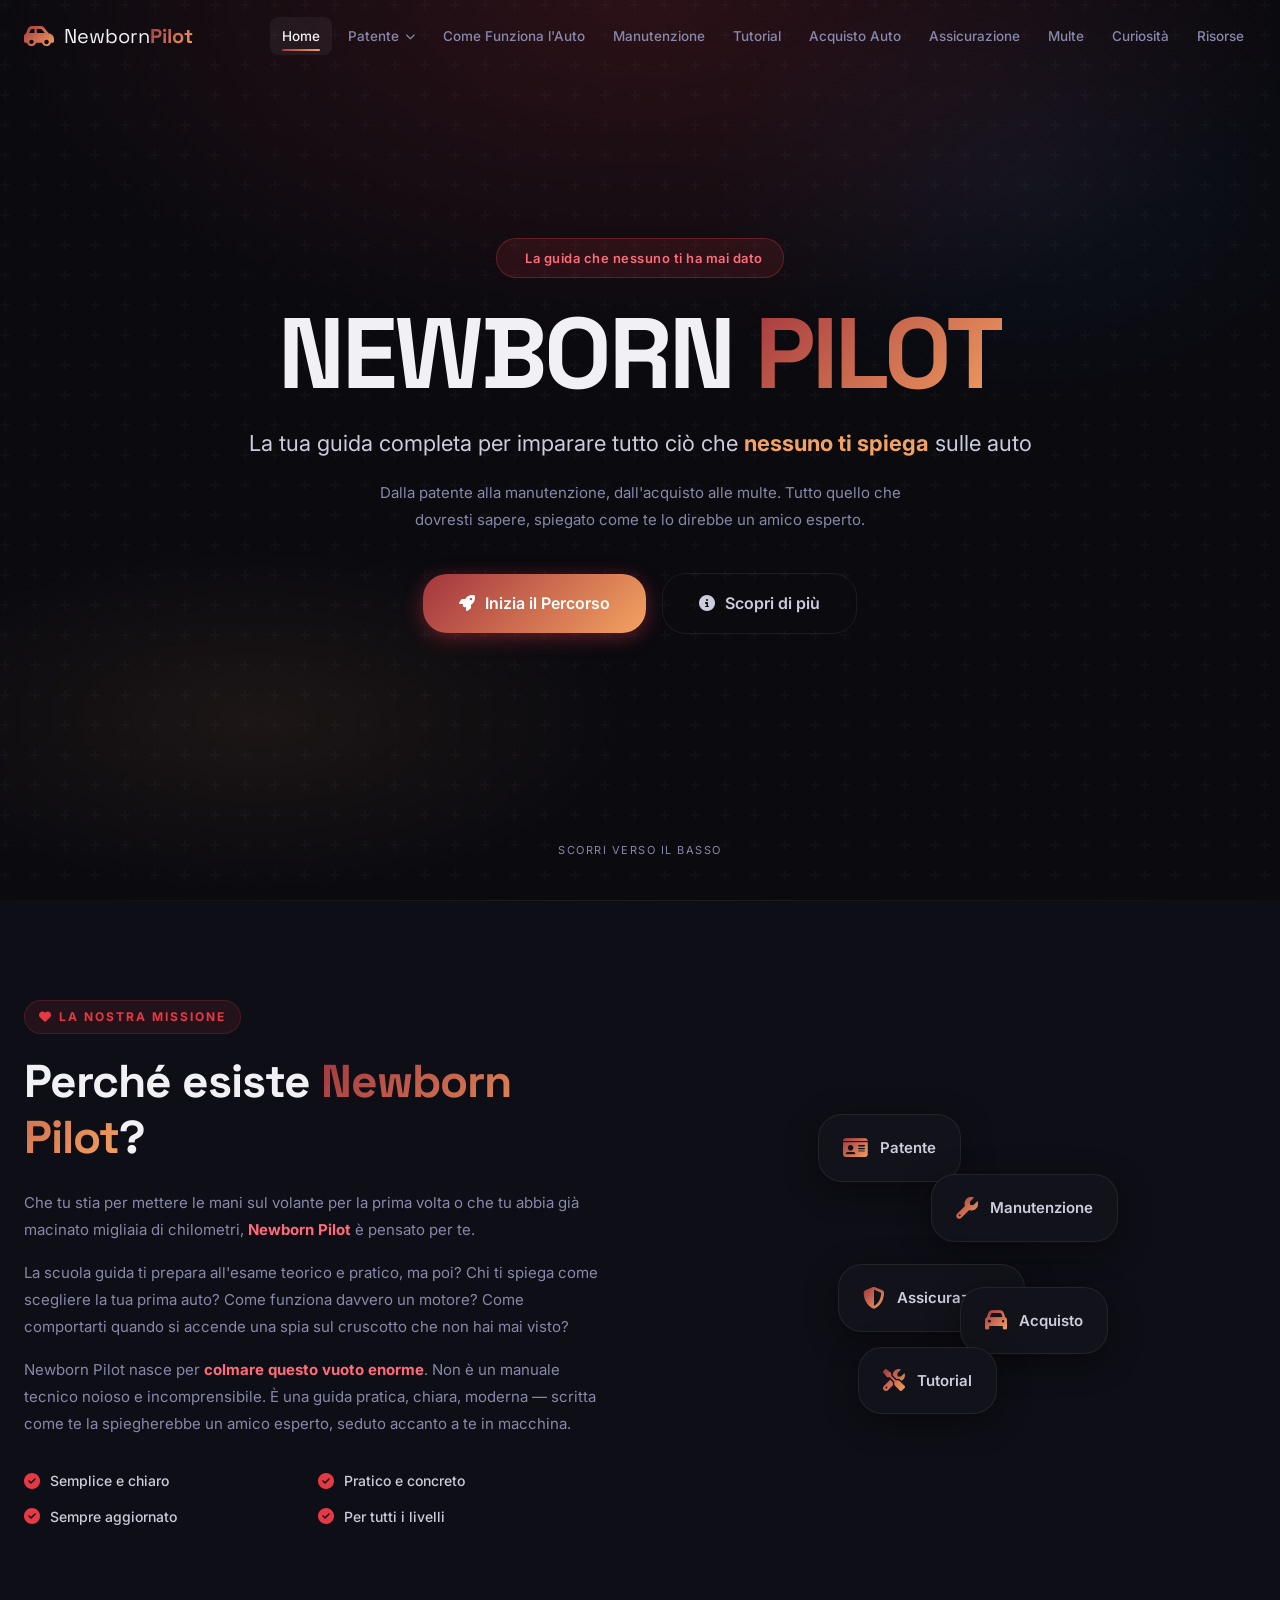
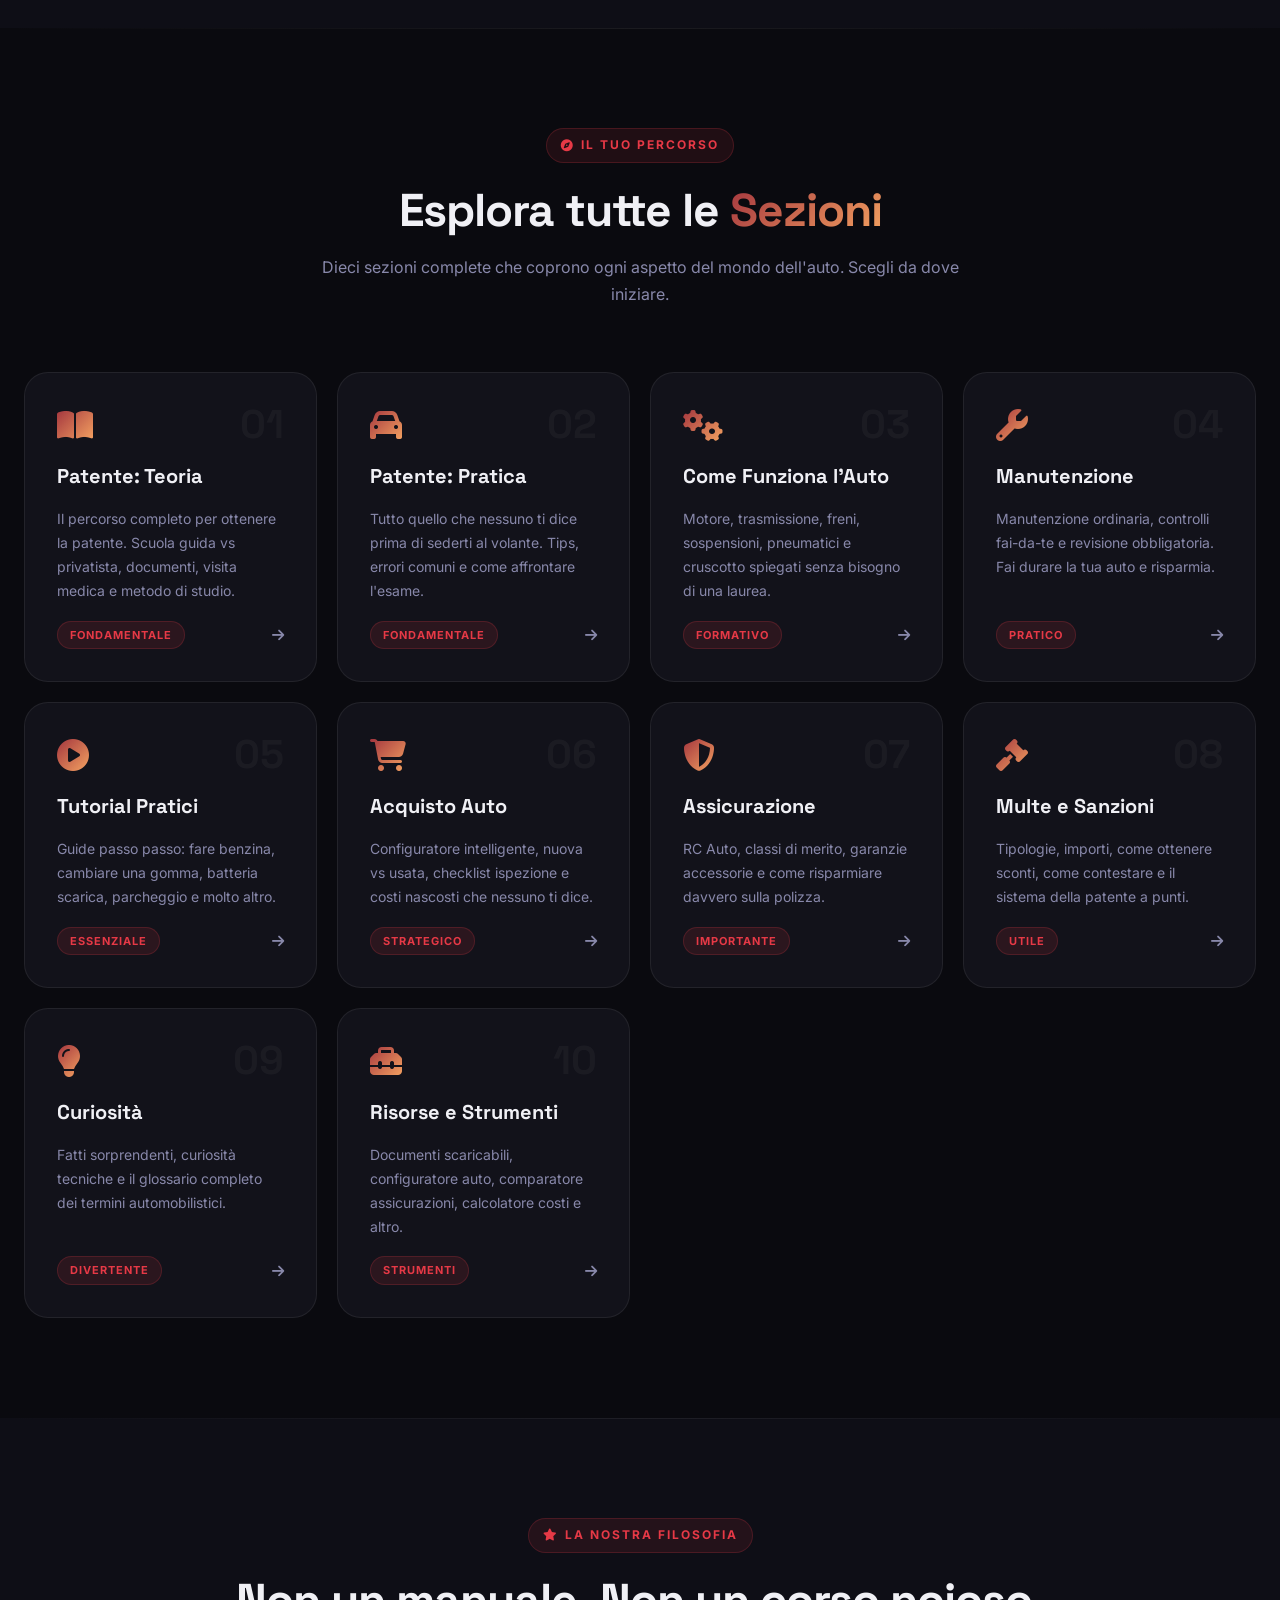
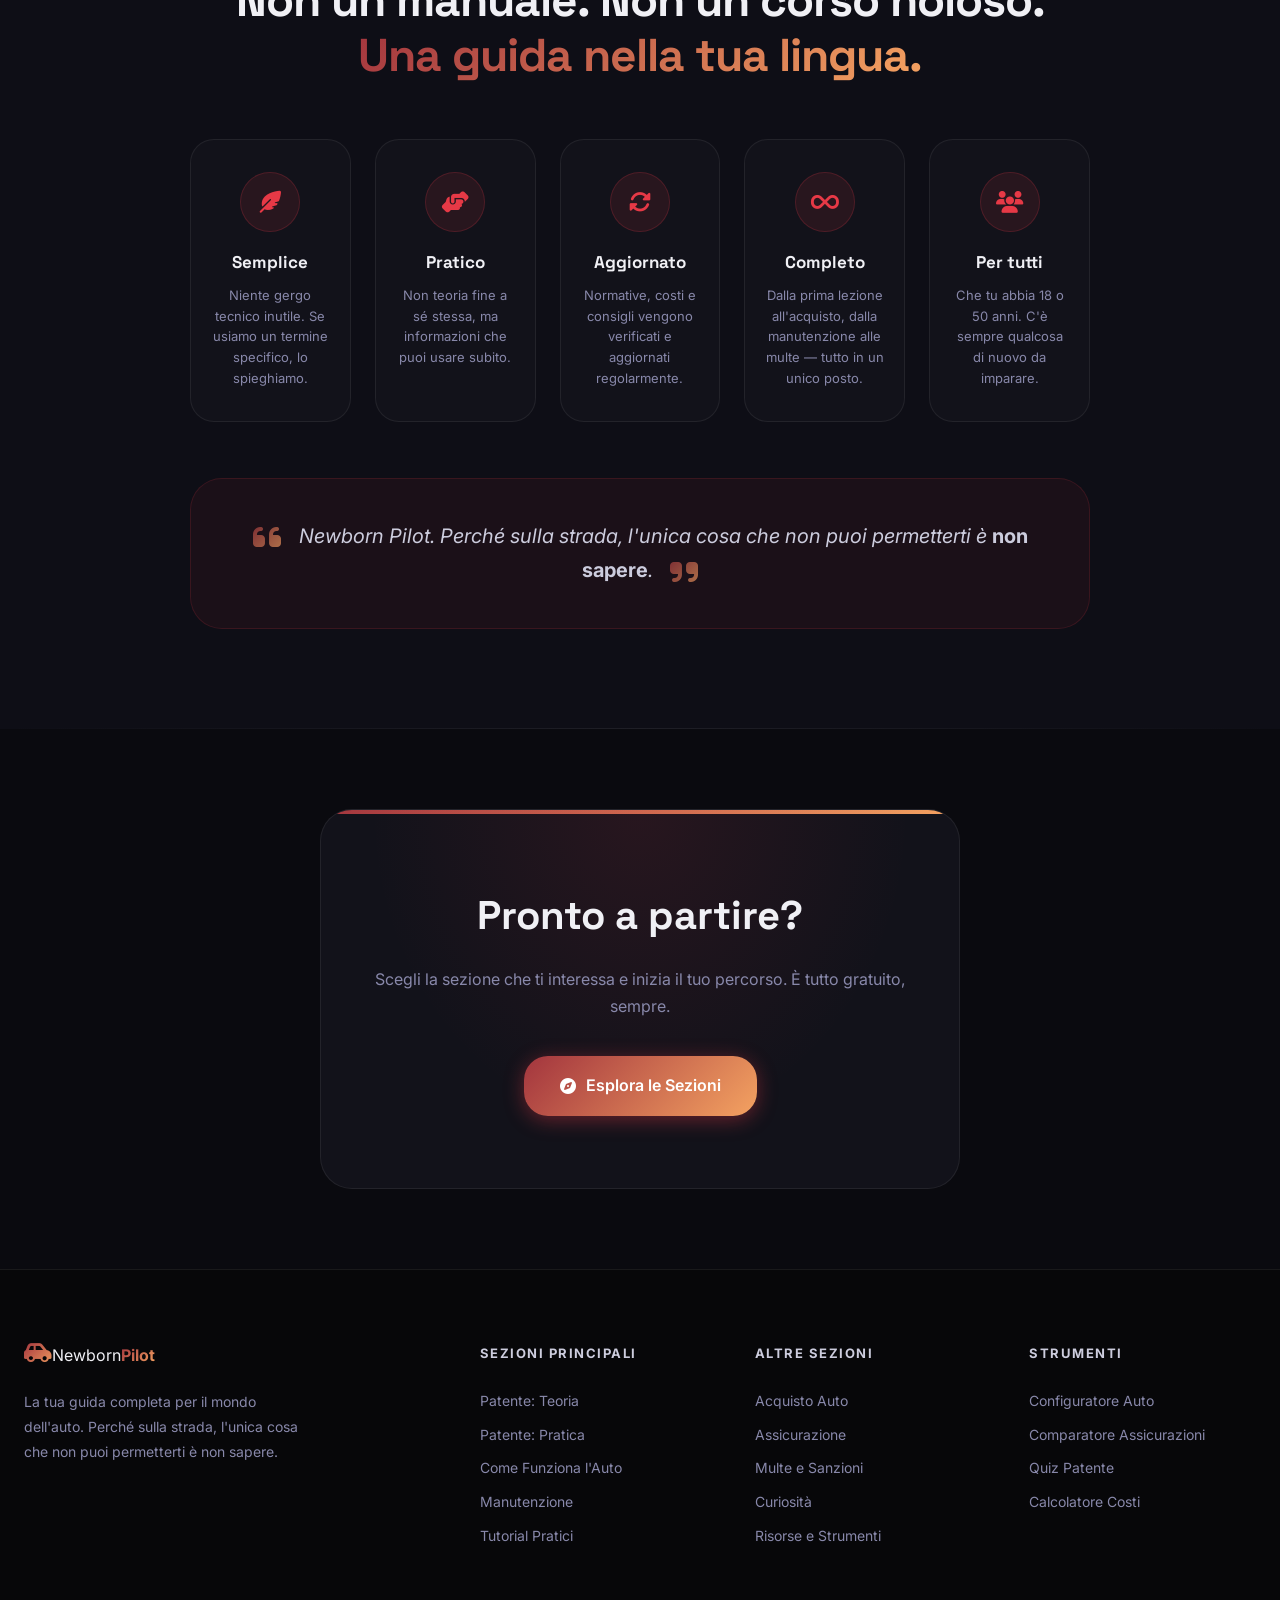
<file: index.html>
<!DOCTYPE html>
<html lang="it">
<head>
    <meta charset="UTF-8">
    <meta name="viewport" content="width=device-width, initial-scale=1.0">
    <title>Newborn Pilot — La tua guida completa per il mondo dell'auto</title>
    <link rel="preconnect" href="https://fonts.googleapis.com">
    <link rel="preconnect" href="https://fonts.gstatic.com" crossorigin>
    <link href="https://fonts.googleapis.com/css2?family=Inter:wght@300;400;500;600;700;800;900&family=Space+Grotesk:wght@400;500;600;700&display=swap" rel="stylesheet">
    <link rel="stylesheet" href="https://cdnjs.cloudflare.com/ajax/libs/font-awesome/6.5.0/css/all.min.css">
    <link rel="stylesheet" href="css/style.css">
</head>
<body>
    <div id="preloader">
        <div class="loader">
            <div class="steering-wheel">
                <i class="fas fa-dharmachakra"></i>
            </div>
            <p>Newborn Pilot</p>
        </div>
    </div>

    <nav class="navbar" id="navbar">
        <div class="nav-container">
            <a href="index.html" class="nav-logo">
                <i class="fas fa-car-side"></i>
                <span>Newborn<strong>Pilot</strong></span>
            </a>
            <div class="nav-menu" id="navMenu">
                <a href="index.html" class="nav-link active">Home</a>
                <div class="nav-dropdown">
                    <a href="#" class="nav-link dropdown-toggle">Patente <i class="fas fa-chevron-down"></i></a>
                    <div class="dropdown-menu">
                        <a href="pages/patente-teoria.html"><i class="fas fa-book"></i> Teoria</a>
                        <a href="pages/patente-pratica.html"><i class="fas fa-steering-wheel"></i> Pratica</a>
                    </div>
                </div>
                <a href="pages/come-funziona-auto.html" class="nav-link">Come Funziona l'Auto</a>
                <a href="pages/manutenzione.html" class="nav-link">Manutenzione</a>
                <a href="pages/tutorial.html" class="nav-link">Tutorial</a>
                <a href="pages/acquisto.html" class="nav-link">Acquisto Auto</a>
                <a href="pages/assicurazione.html" class="nav-link">Assicurazione</a>
                <a href="pages/multe.html" class="nav-link">Multe</a>
                <a href="pages/curiosita.html" class="nav-link">Curiosità</a>
                <a href="pages/risorse.html" class="nav-link">Risorse</a>
            </div>
            <button class="nav-toggle" id="navToggle" aria-label="Toggle menu">
                <span></span>
                <span></span>
                <span></span>
            </button>
        </div>
    </nav>

    <header class="hero">
        <div class="hero-bg">
            <div class="hero-particles" id="particles"></div>
            <div class="hero-road">
                <div class="road-line"></div>
                <div class="road-line"></div>
                <div class="road-line"></div>
            </div>
        </div>
        <div class="hero-content">
            <div class="hero-badge">
                <i class="fas fa-shield-check"></i>
                La guida che nessuno ti ha mai dato
            </div>
            <h1>NEWBORN <span class="gradient-text">PILOT</span></h1>
            <p class="hero-subtitle">La tua guida completa per imparare tutto ciò che <strong>nessuno ti spiega</strong> sulle auto</p>
            <p class="hero-description">Dalla patente alla manutenzione, dall'acquisto alle multe. Tutto quello che dovresti sapere, spiegato come te lo direbbe un amico esperto.</p>
            <div class="hero-actions">
                <a href="#sezioni" class="btn btn-primary btn-lg">
                    <i class="fas fa-rocket"></i> Inizia il Percorso
                </a>
                <a href="#intro" class="btn btn-outline btn-lg">
                    <i class="fas fa-info-circle"></i> Scopri di più
                </a>
            </div>
        </div>
        <div class="scroll-indicator">
            <div class="mouse">
                <div class="wheel"></div>
            </div>
            <p>Scorri verso il basso</p>
        </div>
    </header>

    <!-- Introduction Section -->
    <section class="section intro-section" id="intro">
        <div class="container">
            <div class="intro-grid">
                <div class="intro-content">
                    <span class="section-tag"><i class="fas fa-heart"></i> La nostra missione</span>
                    <h2>Perché esiste <span class="gradient-text">Newborn Pilot</span>?</h2>
                    <p class="intro-lead">Che tu stia per mettere le mani sul volante per la prima volta o che tu abbia già macinato migliaia di chilometri, <strong>Newborn Pilot</strong> è pensato per te.</p>
                    <p>La scuola guida ti prepara all'esame teorico e pratico, ma poi? Chi ti spiega come scegliere la tua prima auto? Come funziona davvero un motore? Come comportarti quando si accende una spia sul cruscotto che non hai mai visto?</p>
                    <p>Newborn Pilot nasce per <strong>colmare questo vuoto enorme</strong>. Non è un manuale tecnico noioso e incomprensibile. È una guida pratica, chiara, moderna — scritta come te la spiegherebbe un amico esperto, seduto accanto a te in macchina.</p>
                    <div class="intro-features">
                        <div class="intro-feature">
                            <i class="fas fa-check-circle"></i>
                            <span>Semplice e chiaro</span>
                        </div>
                        <div class="intro-feature">
                            <i class="fas fa-check-circle"></i>
                            <span>Pratico e concreto</span>
                        </div>
                        <div class="intro-feature">
                            <i class="fas fa-check-circle"></i>
                            <span>Sempre aggiornato</span>
                        </div>
                        <div class="intro-feature">
                            <i class="fas fa-check-circle"></i>
                            <span>Per tutti i livelli</span>
                        </div>
                    </div>
                </div>
                <div class="intro-visual">
                    <div class="intro-card-stack">
                        <div class="floating-card card-1">
                            <i class="fas fa-id-card"></i>
                            <span>Patente</span>
                        </div>
                        <div class="floating-card card-2">
                            <i class="fas fa-wrench"></i>
                            <span>Manutenzione</span>
                        </div>
                        <div class="floating-card card-3">
                            <i class="fas fa-shield-alt"></i>
                            <span>Assicurazione</span>
                        </div>
                        <div class="floating-card card-4">
                            <i class="fas fa-car"></i>
                            <span>Acquisto</span>
                        </div>
                        <div class="floating-card card-5">
                            <i class="fas fa-tools"></i>
                            <span>Tutorial</span>
                        </div>
                    </div>
                </div>
            </div>
        </div>
    </section>

    <section class="section sections-overview" id="sezioni">
        <div class="container">
            <div class="section-header">
                <span class="section-tag"><i class="fas fa-compass"></i> Il tuo percorso</span>
                <h2>Esplora tutte le <span class="gradient-text">Sezioni</span></h2>
                <p>Dieci sezioni complete che coprono ogni aspetto del mondo dell'auto. Scegli da dove iniziare.</p>
            </div>
            <div class="sections-grid">
                <a href="pages/patente-teoria.html" class="section-card" data-aos="fade-up">
                    <div class="section-card-icon">
                        <i class="fas fa-book-open"></i>
                        <span class="section-number">01</span>
                    </div>
                    <h3>Patente: Teoria</h3>
                    <p>Il percorso completo per ottenere la patente. Scuola guida vs privatista, documenti, visita medica e metodo di studio.</p>
                    <div class="section-card-footer">
                        <span class="tag">Fondamentale</span>
                        <i class="fas fa-arrow-right"></i>
                    </div>
                </a>

                <a href="pages/patente-pratica.html" class="section-card" data-aos="fade-up" data-aos-delay="100">
                    <div class="section-card-icon">
                        <i class="fas fa-car"></i>
                        <span class="section-number">02</span>
                    </div>
                    <h3>Patente: Pratica</h3>
                    <p>Tutto quello che nessuno ti dice prima di sederti al volante. Tips, errori comuni e come affrontare l'esame.</p>
                    <div class="section-card-footer">
                        <span class="tag">Fondamentale</span>
                        <i class="fas fa-arrow-right"></i>
                    </div>
                </a>

                <a href="pages/come-funziona-auto.html" class="section-card" data-aos="fade-up" data-aos-delay="200">
                    <div class="section-card-icon">
                        <i class="fas fa-cogs"></i>
                        <span class="section-number">03</span>
                    </div>
                    <h3>Come Funziona l'Auto</h3>
                    <p>Motore, trasmissione, freni, sospensioni, pneumatici e cruscotto spiegati senza bisogno di una laurea.</p>
                    <div class="section-card-footer">
                        <span class="tag">Formativo</span>
                        <i class="fas fa-arrow-right"></i>
                    </div>
                </a>

                <a href="pages/manutenzione.html" class="section-card" data-aos="fade-up" data-aos-delay="300">
                    <div class="section-card-icon">
                        <i class="fas fa-wrench"></i>
                        <span class="section-number">04</span>
                    </div>
                    <h3>Manutenzione</h3>
                    <p>Manutenzione ordinaria, controlli fai-da-te e revisione obbligatoria. Fai durare la tua auto e risparmia.</p>
                    <div class="section-card-footer">
                        <span class="tag">Pratico</span>
                        <i class="fas fa-arrow-right"></i>
                    </div>
                </a>

                <a href="pages/tutorial.html" class="section-card" data-aos="fade-up" data-aos-delay="400">
                    <div class="section-card-icon">
                        <i class="fas fa-play-circle"></i>
                        <span class="section-number">05</span>
                    </div>
                    <h3>Tutorial Pratici</h3>
                    <p>Guide passo passo: fare benzina, cambiare una gomma, batteria scarica, parcheggio e molto altro.</p>
                    <div class="section-card-footer">
                        <span class="tag">Essenziale</span>
                        <i class="fas fa-arrow-right"></i>
                    </div>
                </a>

                <a href="pages/acquisto.html" class="section-card" data-aos="fade-up" data-aos-delay="500">
                    <div class="section-card-icon">
                        <i class="fas fa-shopping-cart"></i>
                        <span class="section-number">06</span>
                    </div>
                    <h3>Acquisto Auto</h3>
                    <p>Configuratore intelligente, nuova vs usata, checklist ispezione e costi nascosti che nessuno ti dice.</p>
                    <div class="section-card-footer">
                        <span class="tag">Strategico</span>
                        <i class="fas fa-arrow-right"></i>
                    </div>
                </a>

                <a href="pages/assicurazione.html" class="section-card" data-aos="fade-up" data-aos-delay="600">
                    <div class="section-card-icon">
                        <i class="fas fa-shield-alt"></i>
                        <span class="section-number">07</span>
                    </div>
                    <h3>Assicurazione</h3>
                    <p>RC Auto, classi di merito, garanzie accessorie e come risparmiare davvero sulla polizza.</p>
                    <div class="section-card-footer">
                        <span class="tag">Importante</span>
                        <i class="fas fa-arrow-right"></i>
                    </div>
                </a>

                <a href="pages/multe.html" class="section-card" data-aos="fade-up" data-aos-delay="700">
                    <div class="section-card-icon">
                        <i class="fas fa-gavel"></i>
                        <span class="section-number">08</span>
                    </div>
                    <h3>Multe e Sanzioni</h3>
                    <p>Tipologie, importi, come ottenere sconti, come contestare e il sistema della patente a punti.</p>
                    <div class="section-card-footer">
                        <span class="tag">Utile</span>
                        <i class="fas fa-arrow-right"></i>
                    </div>
                </a>

                <a hred="pages/curiosita.html" class="section-card" data-aos="fade-up" data-aos-delay="800">
                    <div class="section-card-icon">
                        <i class="fas fa-lightbulb"></i>
                        <span class="section-number">09</span>
                    </div>
                    <h3>Curiosità</h3>
                    <p>Fatti sorprendenti, curiosità tecniche e il glossario completo dei termini automobilistici.</p>
                    <div class="section-card-footer">
                        <span class="tag">Divertente</span>
                        <i class="fas fa-arrow-right"></i>
                    </div>
                </a>

                <!-- Section 10 -->
                <a hred="pages/risorse.html" class="section-card" data-aos="fade-up" data-aos-delay="900">
                    <div class="section-card-icon">
                        <i class="fas fa-toolbox"></i>
                        <span class="section-number">10</span>
                    </div>
                    <h3>Risorse e Strumenti</h3>
                    <p>Documenti scaricabili, configuratore auto, comparatore assicurazioni, calcolatore costi e altro.</p>
                    <div class="section-card-footer">
                        <span class="tag">Strumenti</span>
                        <i class="fas fa-arrow-right"></i>
                    </div>
                </a>
            </div>
        </div>
    </section>

    <section class="section philosophy-section">
        <div class="container">
            <div class="philosophy-content">
                <span class="section-tag"><i class="fas fa-star"></i> La nostra filosofia</span>
                <h2>Non un manuale. Non un corso noioso.<br><span class="gradient-text">Una guida nella tua lingua.</span></h2>
                <div class="philosophy-grid">
                    <div class="philosophy-item">
                        <div class="philosophy-icon"><i class="fas fa-feather-alt"></i></div>
                        <h4>Semplice</h4>
                        <p>Niente gergo tecnico inutile. Se usiamo un termine specifico, lo spieghiamo.</p>
                    </div>
                    <div class="philosophy-item">
                        <div class="philosophy-icon"><i class="fas fa-hands-helping"></i></div>
                        <h4>Pratico</h4>
                        <p>Non teoria fine a sé stessa, ma informazioni che puoi usare subito.</p>
                    </div>
                    <div class="philosophy-item">
                        <div class="philosophy-icon"><i class="fas fa-sync-alt"></i></div>
                        <h4>Aggiornato</h4>
                        <p>Normative, costi e consigli vengono verificati e aggiornati regolarmente.</p>
                    </div>
                    <div class="philosophy-item">
                        <div class="philosophy-icon"><i class="fas fa-infinity"></i></div>
                        <h4>Completo</h4>
                        <p>Dalla prima lezione all'acquisto, dalla manutenzione alle multe — tutto in un unico posto.</p>
                    </div>
                    <div class="philosophy-item">
                        <div class="philosophy-icon"><i class="fas fa-users"></i></div>
                        <h4>Per tutti</h4>
                        <p>Che tu abbia 18 o 50 anni. C'è sempre qualcosa di nuovo da imparare.</p>
                    </div>
                </div>
                <div class="philosophy-quote">
                    <blockquote>
                        <i class="fas fa-quote-left"></i>
                        Newborn Pilot. Perché sulla strada, l'unica cosa che non puoi permetterti è <strong>non sapere</strong>.
                        <i class="fas fa-quote-right"></i>
                    </blockquote>
                </div>
            </div>
        </div>
    </section>

    <section class="section cta-section">
        <div class="container">
            <div class="cta-content">
                <h2>Pronto a partire?</h2>
                <p>Scegli la sezione che ti interessa e inizia il tuo percorso. È tutto gratuito, sempre.</p>
                <a href="#sezioni" class="btn btn-primary btn-lg">
                    <i class="fas fa-compass"></i> Esplora le Sezioni
                </a>
            </div>
        </div>
    </section>

    <footer class="footer">
        <div class="container">
            <div class="footer-grid">
                <div class="footer-brand">
                    <a href="index.html" class="footer-logo">
                        <i class="fas fa-car-side"></i>
                        <span>Newborn<strong>Pilot</strong></span>
                    </a>
                    <p>La tua guida completa per il mondo dell'auto. Perché sulla strada, l'unica cosa che non puoi permetterti è non sapere.</p>
                </div>
                <div class="footer-links">
                    <h4>Sezioni Principali</h4>
                    <a hred="pages/patente-teoria.html">Patente: Teoria</a>
                    <a hred="pages/patente-pratica.html">Patente: Pratica</a>
                    <a hred="pages/come-funziona-auto.html">Come Funziona l'Auto</a>
                    <a hred="pages/manutenzione.html">Manutenzione</a>
                    <a hred="pages/tutorial.html">Tutorial Pratici</a>
                <a> </a>



                </div>
                <div class="footer-links">
                    <h4>Altre Sezioni</h4>
                    <a hred="pages/acquisto.html">Acquisto Auto</a>
                    <a hred="pages/assicurazione.html">Assicurazione</a>
                    <a hred="pages/multe.html">Multe e Sanzioni</a>
                    <a hred="pages/curiosita.html">Curiosità</a>
                    <a hred="pages/risorse.html">Risorse e Strumenti</a>
                </div>
                <div class="footer-links">
                    <h4>Strumenti</h4>
                    <a hred="pages/risorse.html#configuratore">Configuratore Auto</a>
                    <a hred="pages/risorse.html#comparatore">Comparatore Assicurazioni</a>
                    <a hred="pages/risorse.html#quiz">Quiz Patente</a>
                    <a hred="pages/risorse.html#calcolatore">Calcolatore Costi</a>
                </div>
            </div>
            <div class="footer-bottom">
            </div>
        </div>
    </footer>

    <!-- Back to Top -->
    <button class="back-to-top" id="backToTop" aria-label="Torna in cima">
        <i class="fas fa-chevron-up"></i>
    </button>

    <script src="script.js"></script>
</body>
</html>
</file>
<file: css/style.css>
:root {
  --primary: #e63946; --primary-dark: #c1121f; --primary-light: #ff6b7a;
  --accent: #f4a261; --accent-light: #f9c784;
  --bg: #0a0a0f; --bg-card: #12121a; --bg-card-hover: #1a1a26; --bg-section: #0e0e16;
  --text: #f0f0f5; --text-muted: #8888aa; --text-light: #ccccdd;
  --border: rgba(255,255,255,0.07); --border-hover: rgba(230,57,70,0.4);
  --grad: linear-gradient(135deg, #a3353e, #f4a261);
  --grad-glow: linear-gradient(135deg, rgba(230,57,70,0.2), rgba(244,162,97,0.2));
  --shadow-sm: 0 2px 8px rgba(0,0,0,0.3); --shadow-md: 0 8px 32px rgba(0,0,0,0.4);
  --shadow-lg: 0 20px 60px rgba(0,0,0,0.5); --shadow-glow: 0 0 40px rgba(230,57,70,0.25);
  --r: 16px; --r-sm: 8px; --r-lg: 24px; --r-xl: 32px;
  --nav-h: 72px;
  --tr: 0.3s cubic-bezier(0.4,0,0.2,1);
  --tr-bounce: 0.5s cubic-bezier(0.34,1.56,0.64,1);
  --ff: 'Inter', sans-serif; --fd: 'Space Grotesk', sans-serif;
}

*, *::before, *::after { margin: 0; padding: 0; box-sizing: border-box; }
html { scroll-behavior: smooth; }
body { font-family: var(--ff); background: var(--bg); color: var(--text); line-height: 1.7; overflow-x: hidden; -webkit-font-smoothing: antialiased; }
a { text-decoration: none; color: inherit; transition: var(--tr); }
img { max-width: 100%; display: block; }

::-webkit-scrollbar { width: 6px; }
::-webkit-scrollbar-track { background: var(--bg); }
::-webkit-scrollbar-thumb { background: var(--grad); border-radius: 99px; }
::selection { background: rgba(230,57,70,0.35); color: #fff; }

.gradient-text, .steering-wheel, .loader p, .nav-logo i, .nav-logo strong,
.stat-number, .stat-plus, .floating-card i, .section-card-icon > i,
.philosophy-quote blockquote i, .footer-logo i, .footer-logo strong {
  background: var(--grad); -webkit-background-clip: text; background-clip: text; -webkit-text-fill-color: transparent;
}

.section-header h2, .intro-content h2, .philosophy-content h2 {
  font-family: var(--fd); font-size: clamp(30px,5vw,46px); font-weight: 700; line-height: 1.2; letter-spacing: -1px;
}

.intro-section::before, .sections-overview::before, .philosophy-section::before {
  content: ''; position: absolute; top: 0; left: 0; right: 0; height: 1px;
  background: linear-gradient(90deg, transparent, var(--border), transparent);
}

#preloader { position: fixed; inset: 0; z-index: 9999; background: var(--bg); display: flex; align-items: center; justify-content: center; transition: opacity .6s, visibility .6s; }
#preloader.hidden { opacity: 0; visibility: hidden; pointer-events: none; }
.loader { display: flex; flex-direction: column; align-items: center; gap: 20px; }
.steering-wheel { font-size: 56px; animation: spin 1.5s linear infinite; }
.loader p { font-family: var(--fd); font-size: 22px; font-weight: 700; letter-spacing: 3px; animation: pulse-text 1.5s ease-in-out infinite; }
@keyframes spin { to { transform: rotate(360deg); } }
@keyframes pulse-text { 50% { opacity: .5; } }

.navbar { position: fixed; top: 0; left: 0; right: 0; height: var(--nav-h); z-index: 1000; transition: background var(--tr), backdrop-filter var(--tr), box-shadow var(--tr); }
.navbar.scrolled { background: rgba(10,10,15,0.92); backdrop-filter: blur(20px); box-shadow: 0 1px 0 var(--border), var(--shadow-sm); }
.nav-container { max-width: 1400px; margin: 0 auto; padding: 0 24px; height: 100%; display: flex; align-items: center; justify-content: space-between; }
.nav-logo { display: flex; align-items: center; gap: 10px; font-family: var(--fd); font-size: 20px; }
.nav-logo i { font-size: 24px; }
.nav-menu { display: flex; align-items: center; gap: 4px; }
.nav-link { padding: 8px 12px; border-radius: var(--r-sm); font-size: 13.5px; font-weight: 500; color: var(--text-muted); position: relative; }
.nav-link::after { content: ''; position: absolute; bottom: 4px; left: 12px; right: 12px; height: 2px; background: var(--grad); border-radius: 99px; transform: scaleX(0); transition: transform var(--tr); transform-origin: left; }
.nav-link:hover, .nav-link.active { color: var(--text); background: rgba(255,255,255,0.05); }
.nav-link:hover::after, .nav-link.active::after { transform: scaleX(1); }

.nav-dropdown { position: relative; }
.dropdown-toggle { display: flex; align-items: center; gap: 6px; cursor: pointer; }
.dropdown-toggle .fa-chevron-down { font-size: 10px; transition: transform var(--tr); }
.nav-dropdown:hover .fa-chevron-down { transform: rotate(180deg); }
.dropdown-menu { position: absolute; top: calc(100% + 8px); left: 50%; transform: translateX(-50%) translateY(-8px); background: var(--bg-card); border: 1px solid var(--border); border-radius: var(--r); padding: 8px; min-width: 180px; opacity: 0; visibility: hidden; transition: all var(--tr); box-shadow: var(--shadow-md); }
.nav-dropdown:hover .dropdown-menu { opacity: 1; visibility: visible; transform: translateX(-50%) translateY(0); }
.dropdown-menu a { display: flex; align-items: center; gap: 10px; padding: 10px 14px; border-radius: var(--r-sm); font-size: 14px; color: var(--text-muted); }
.dropdown-menu a:hover { background: rgba(230,57,70,0.1); color: var(--primary-light); }
.dropdown-menu a i { width: 16px; font-size: 13px; color: var(--primary); }

.nav-toggle { display: none; flex-direction: column; justify-content: center; gap: 5px; width: 38px; height: 38px; background: rgba(255,255,255,0.05); border: 1px solid var(--border); border-radius: var(--r-sm); cursor: pointer; padding: 8px; transition: var(--tr); }
.nav-toggle span { display: block; height: 2px; background: var(--text); border-radius: 99px; transition: all var(--tr); }
.nav-toggle.active span:nth-child(1) { transform: translateY(7px) rotate(45deg); }
.nav-toggle.active span:nth-child(2) { opacity: 0; transform: scaleX(0); }
.nav-toggle.active span:nth-child(3) { transform: translateY(-7px) rotate(-45deg); }

.hero { position: relative; min-height: 100vh; display: flex; flex-direction: column; align-items: center; justify-content: center; padding: calc(var(--nav-h) + 60px) 24px 100px; text-align: center; overflow: hidden; }
.hero-bg { position: absolute; inset: 0; }
.hero-bg::before { content: ''; position: absolute; inset: 0; background: radial-gradient(ellipse 80% 60% at 50% 0%, rgba(230,57,70,0.15) 0%, transparent 65%), radial-gradient(ellipse 60% 40% at 20% 80%, rgba(244,162,97,0.08) 0%, transparent 50%), radial-gradient(ellipse 50% 50% at 80% 20%, rgba(29,53,87,0.2) 0%, transparent 50%); }
.hero-bg::after { content: ''; position: absolute; inset: 0; background: url("data:image/svg+xml,%3Csvg width='60' height='60' xmlns='http://www.w3.org/2000/svg'%3E%3Cg fill='%23ffffff' fill-opacity='0.02'%3E%3Cpath d='M36 34v-4h-2v4h-4v2h4v4h2v-4h4v-2h-4zm0-30V0h-2v4h-4v2h4v4h2V6h4V4h-4zM6 34v-4H4v4H0v2h4v4h2v-4h4v-2H6zM6 4V0H4v4H0v2h4v4h2V6h4V4H6z'/%3E%3C/g%3E%3C/svg%3E"); }
.hero-content { position: relative; z-index: 2; max-width: 800px; width: 100%; }
.hero-badge { display: inline-flex; align-items: center; gap: 8px; background: rgba(230,57,70,0.12); border: 1px solid rgba(230,57,70,0.3); color: var(--primary-light); padding: 8px 20px; border-radius: 99px; font-size: 13px; font-weight: 600; letter-spacing: .5px; margin-bottom: 28px; animation: badge-glow 3s ease-in-out infinite; }
@keyframes badge-glow { 50% { box-shadow: 0 0 30px rgba(230,57,70,0.4); } }
.hero h1 { font-family: var(--fd); font-size: clamp(52px,10vw,100px); font-weight: 800; line-height: .95; letter-spacing: -3px; margin-bottom: 24px; text-transform: uppercase; }
.hero-subtitle { font-size: clamp(18px,3vw,22px); color: var(--text-light); margin-bottom: 16px; }
.hero-subtitle strong { color: var(--accent); }
.hero-description { font-size: 15px; color: var(--text-muted); max-width: 560px; margin: 0 auto 40px; line-height: 1.8; }
.hero-actions { display: flex; align-items: center; justify-content: center; gap: 16px; flex-wrap: wrap; margin-bottom: 60px; }
.hero-stats { display: flex; justify-content: center; gap: 48px; flex-wrap: wrap; }
.stat { display: flex; flex-direction: column; align-items: center; gap: 4px; }
.stat-number, .stat-plus { font-family: var(--fd); font-weight: 800; line-height: 1; }
.stat-number { font-size: 42px; }
.stat-plus { font-size: 28px; }
.stat-label { font-size: 12px; color: var(--text-muted); font-weight: 500; letter-spacing: .5px; text-transform: uppercase; }

.scroll-indicator { position: absolute; bottom: 40px; left: 50%; transform: translateX(-50%); display: flex; flex-direction: column; align-items: center; gap: 10px; z-index: 2; animation: bounce 2s ease-in-out infinite; }
.scroll-indicator p { font-size: 11px; color: var(--text-muted); letter-spacing: 1.5px; text-transform: uppercase; }
@keyframes bounce { 50% { transform: translateX(-50%) translateY(-8px); } }

.btn { display: inline-flex; align-items: center; gap: 10px; padding: 13px 28px; border-radius: var(--r); font-size: 15px; font-weight: 600; cursor: pointer; border: none; transition: all var(--tr); position: relative; overflow: hidden; }
.btn::before { content: ''; position: absolute; inset: 0; background: rgba(255,255,255,0.1); opacity: 0; transition: opacity var(--tr); }
.btn:hover::before { opacity: 1; }
.btn-primary { background: var(--grad); color: #fff; box-shadow: 0 4px 20px rgba(230,57,70,0.4); }
.btn-primary:hover { transform: translateY(-2px); box-shadow: 0 8px 30px rgba(230,57,70,0.5); }
.btn-outline { background: transparent; color: var(--text-light); border: 1px solid var(--border); }
.btn-outline:hover { border-color: var(--border-hover); color: var(--text); background: rgba(255,255,255,0.04); transform: translateY(-2px); }
.btn-lg { padding: 16px 36px; font-size: 16px; border-radius: var(--r-lg); }

.section { padding: 100px 0; position: relative; }
.container { max-width: 1280px; margin: 0 auto; padding: 0 24px; }
.section-header { text-align: center; max-width: 640px; margin: 0 auto 64px; }
.section-header p { color: var(--text-muted); font-size: 16px; margin-top: 16px; }
.section-tag { display: inline-flex; align-items: center; gap: 6px; font-size: 12px; font-weight: 700; letter-spacing: 2px; text-transform: uppercase; color: var(--primary); background: rgba(230,57,70,0.1); border: 1px solid rgba(230,57,70,0.2); padding: 6px 14px; border-radius: 99px; margin-bottom: 20px; }

.intro-section { background: var(--bg-section); overflow: hidden; }
.intro-grid { display: grid; grid-template-columns: 1fr 1fr; gap: 80px; align-items: center; }
.intro-content h2 { margin: 0 0 24px; }
.intro-lead { font-size: 18px; color: var(--text-light); line-height: 1.7; margin-bottom: 16px; }
.intro-lead strong { color: var(--text); }
.intro-content > p { color: var(--text-muted); font-size: 15px; margin-bottom: 16px; line-height: 1.8; }
.intro-content > p strong { color: var(--primary-light); }
.intro-features { display: grid; grid-template-columns: 1fr 1fr; gap: 12px; margin-top: 32px; }
.intro-feature { display: flex; align-items: center; gap: 10px; font-size: 14px; font-weight: 500; color: var(--text-light); }
.intro-feature i { color: var(--primary); font-size: 16px; flex-shrink: 0; }

.intro-visual { position: relative; height: 400px; display: flex; align-items: center; justify-content: center; }
.intro-card-stack { position: relative; width: 300px; height: 300px; }
.floating-card { position: absolute; background: var(--bg-card); border: 1px solid var(--border); border-radius: var(--r-lg); padding: 20px 24px; display: flex; align-items: center; gap: 12px; font-size: 15px; font-weight: 600; color: var(--text-light); box-shadow: var(--shadow-md); transition: transform var(--tr), box-shadow var(--tr); cursor: default; }
.floating-card:hover { transform: translateY(-4px) !important; box-shadow: var(--shadow-lg); border-color: var(--border-hover); }
.floating-card i { font-size: 22px; flex-shrink: 0; }
.card-1 { top: 0; left: 0; }
.card-2 { top: 60px; right: 0; }
.card-3 { top: 150px; left: 20px; }
.card-4 { bottom: 60px; right: 10px; }
.card-5 { bottom: 0; left: 40px; }
.card-1, .card-2, .card-3, .card-4, .card-5 { animation: float-card 4s ease-in-out infinite; }
.card-2 { animation-delay: .8s; }
.card-3 { animation-delay: 1.6s; }
.card-4 { animation-delay: 2.4s; }
.card-5 { animation-delay: 3.2s; }
@keyframes float-card { 50% { transform: translateY(-10px); } }

.sections-grid { display: grid; grid-template-columns: repeat(auto-fill, minmax(290px, 1fr)); gap: 20px; }
.section-card { background: var(--bg-card); border: 1px solid var(--border); border-radius: var(--r-lg); padding: 32px; display: flex; flex-direction: column; gap: 14px; transition: all var(--tr); position: relative; overflow: hidden; }
.section-card::before { content: ''; position: absolute; top: 0; left: 0; right: 0; height: 3px; background: var(--grad); transform: scaleX(0); transform-origin: left; transition: transform var(--tr); }
.section-card::after { content: ''; position: absolute; inset: 0; background: var(--grad-glow); opacity: 0; transition: opacity var(--tr); border-radius: inherit; }
.section-card:hover { border-color: var(--border-hover); transform: translateY(-6px); box-shadow: var(--shadow-lg), var(--shadow-glow); background: var(--bg-card-hover); }
.section-card:hover::before { transform: scaleX(1); }
.section-card:hover::after { opacity: 1; }
.section-card-icon { display: flex; align-items: center; justify-content: space-between; }
.section-card-icon > i { font-size: 32px; transition: transform var(--tr-bounce); }
.section-card:hover .section-card-icon > i { transform: scale(1.15) rotate(-5deg); }
.section-number { font-family: var(--fd); font-size: 40px; font-weight: 800; color: rgba(255,255,255,0.04); line-height: 1; transition: color var(--tr); }
.section-card:hover .section-number { color: rgba(230,57,70,0.12); }
.section-card h3 { font-family: var(--fd); font-size: 20px; font-weight: 700; transition: color var(--tr); }
.section-card > p { font-size: 14px; color: var(--text-muted); line-height: 1.7; flex: 1; transition: color var(--tr); }
.section-card-footer { display: flex; align-items: center; justify-content: space-between; margin-top: 4px; }
.section-card-icon, .section-card h3, .section-card > p, .section-card-footer { position: relative; z-index: 1; }
.section-card:hover h3 { color: #fff; }
.section-card:hover > p { color: var(--text-light); }
.tag { font-size: 11px; font-weight: 700; letter-spacing: 1px; text-transform: uppercase; color: var(--primary); background: rgba(230,57,70,0.12); padding: 4px 12px; border-radius: 99px; border: 1px solid rgba(230,57,70,0.2); }
.section-card-footer > i { font-size: 14px; color: var(--text-muted); transition: all var(--tr); }
.section-card:hover .section-card-footer > i { color: var(--primary-light); transform: translateX(6px); }

.philosophy-section { background: var(--bg-section); overflow: hidden; position: relative; }
.philosophy-section::after { content: ''; position: absolute; bottom: 0; left: 0; right: 0; height: 1px; background: linear-gradient(90deg, transparent, var(--border), transparent); }
.philosophy-content { text-align: center; max-width: 900px; margin: 0 auto; }
.philosophy-content h2 { margin: 0 0 56px; }
.philosophy-grid { display: grid; grid-template-columns: repeat(auto-fit, minmax(160px, 1fr)); gap: 24px; margin-bottom: 56px; }
.philosophy-item { background: var(--bg-card); border: 1px solid var(--border); border-radius: var(--r-lg); padding: 32px 20px; text-align: center; transition: all var(--tr); position: relative; overflow: hidden; }
.philosophy-item::before { content: ''; position: absolute; bottom: 0; left: 0; right: 0; height: 3px; background: var(--grad); transform: scaleX(0); transition: transform var(--tr); transform-origin: left; }
.philosophy-item:hover { border-color: var(--border-hover); transform: translateY(-4px); background: var(--bg-card-hover); box-shadow: var(--shadow-md); }
.philosophy-item:hover::before { transform: scaleX(1); }
.philosophy-icon { width: 60px; height: 60px; border-radius: 50%; background: rgba(230,57,70,0.1); border: 1px solid rgba(230,57,70,0.2); display: flex; align-items: center; justify-content: center; margin: 0 auto 16px; font-size: 22px; color: var(--primary); transition: all var(--tr-bounce); }
.philosophy-item:hover .philosophy-icon { background: var(--grad); color: #fff; transform: scale(1.1) rotate(10deg); border-color: transparent; }
.philosophy-item h4 { font-family: var(--fd); font-size: 17px; font-weight: 700; margin-bottom: 8px; }
.philosophy-item p { font-size: 13px; color: var(--text-muted); line-height: 1.6; }
.philosophy-quote blockquote { background: rgba(230,57,70,0.06); border: 1px solid rgba(230,57,70,0.15); border-radius: var(--r-xl); padding: 40px 48px; font-size: 20px; font-style: italic; color: var(--text-light); line-height: 1.7; }
.philosophy-quote blockquote strong { font-style: normal; }
.philosophy-quote blockquote .fa-quote-left, .philosophy-quote blockquote .fa-quote-right { font-size: 32px; vertical-align: middle; opacity: .7; }
.philosophy-quote blockquote .fa-quote-left { margin-right: 12px; }
.philosophy-quote blockquote .fa-quote-right { margin-left: 12px; }

.cta-section { text-align: center; padding: 80px 0; }
.cta-content { background: var(--bg-card); border: 1px solid var(--border); border-radius: var(--r-xl); padding: 72px 48px; max-width: 640px; margin: 0 auto; position: relative; overflow: hidden; }
.cta-content::before { content: ''; position: absolute; top: 0; left: 0; right: 0; height: 4px; background: var(--grad); }
.cta-content::after { content: ''; position: absolute; inset: 0; background: radial-gradient(ellipse at 50% 0%, rgba(230,57,70,0.1), transparent 60%); pointer-events: none; }
.cta-content h2 { font-family: var(--fd); font-size: clamp(28px,5vw,40px); font-weight: 700; margin-bottom: 16px; position: relative; z-index: 1; }
.cta-content p { font-size: 16px; color: var(--text-muted); margin-bottom: 36px; position: relative; z-index: 1; }
.cta-content .btn { position: relative; z-index: 1; }

.footer { background: #070709; border-top: 1px solid var(--border); padding: 72px 0 0; }
.footer-grid { display: grid; grid-template-columns: 1.8fr 1fr 1fr 1fr; gap: 48px; padding-bottom: 56px; border-bottom: 1px solid var(--border); }
.footer-brand .footer-logo { display: inline-flex; margin-bottom: 20px; }
.footer-logo i { font-size: 22px; }
.footer-brand p { font-size: 14px; color: var(--text-muted); line-height: 1.8; max-width: 280px; }
.footer-links { display: flex; flex-direction: column; }
.footer-links h4 { font-size: 13px; font-weight: 700; text-transform: uppercase; letter-spacing: 1.5px; color: var(--text-light); margin-bottom: 20px; }
.footer-links a { font-size: 14px; color: var(--text-muted); padding: 5px 0; position: relative; }
.footer-links a::before { content: ''; position: absolute; bottom: 2px; left: 0; width: 0; height: 1px; background: var(--grad); transition: width var(--tr); }
.footer-links a:hover { color: var(--text); padding-left: 8px; }
.footer-links a:hover::before { width: 100%; }
.footer-bottom { display: flex; align-items: center; justify-content: space-between; padding: 24px 0; font-size: 13px; color: var(--text-muted); flex-wrap: wrap; gap: 8px; }
.footer-bottom i { font-size: 12px; }

.back-to-top { position: fixed; bottom: 32px; right: 32px; width: 48px; height: 48px; border-radius: 50%; background: var(--grad); border: none; color: #fff; font-size: 16px; cursor: pointer; display: flex; align-items: center; justify-content: center; box-shadow: 0 4px 20px rgba(230,57,70,0.4); transform: translateY(80px); opacity: 0; transition: all var(--tr); z-index: 100; }
.back-to-top.visible { transform: translateY(0); opacity: 1; }
.back-to-top:hover { transform: translateY(-4px); box-shadow: 0 8px 30px rgba(230,57,70,0.5); }

[data-aos] { opacity: 0; transform: translateY(30px); transition: opacity .6s ease, transform .6s ease; }
[data-aos].aos-animate { opacity: 1; transform: translateY(0); }
[data-aos][data-aos-delay="100"] { transition-delay: .1s; }
[data-aos][data-aos-delay="200"] { transition-delay: .2s; }
[data-aos][data-aos-delay="300"] { transition-delay: .3s; }
[data-aos][data-aos-delay="400"] { transition-delay: .4s; }
[data-aos][data-aos-delay="500"] { transition-delay: .5s; }
[data-aos][data-aos-delay="600"] { transition-delay: .6s; }
[data-aos][data-aos-delay="700"] { transition-delay: .7s; }
[data-aos][data-aos-delay="800"] { transition-delay: .8s; }
[data-aos][data-aos-delay="900"] { transition-delay: .9s; }

@media (max-width: 1100px) {
  .footer-grid { grid-template-columns: 1fr 1fr; gap: 32px; }
  .footer-brand { grid-column: 1 / -1; }
  .footer-brand p { max-width: 100%; }
  .intro-grid { grid-template-columns: 1fr; gap: 48px; }
  .intro-visual { display: none; }
}

@media (max-width: 900px) {
  .nav-menu { position: fixed; top: var(--nav-h); left: 0; right: 0; bottom: 0; background: rgba(10,10,15,0.98); backdrop-filter: blur(20px); flex-direction: column; align-items: center; justify-content: center; gap: 8px; transform: translateX(100%); transition: transform .4s cubic-bezier(.4,0,.2,1); overflow-y: auto; padding: 40px 24px; }
  .nav-menu.open { transform: translateX(0); }
  .nav-link { font-size: 18px; padding: 12px 24px; width: 100%; text-align: center; }
  .nav-toggle { display: flex; }
  .nav-dropdown { width: 100%; text-align: center; }
  .dropdown-menu { position: static; transform: none; opacity: 1; visibility: visible; background: rgba(255,255,255,0.03); margin-top: 8px; display: none; }
  .nav-dropdown.open .dropdown-menu { display: block; }
  .sections-grid { grid-template-columns: 1fr 1fr; }
  .philosophy-grid { grid-template-columns: repeat(3, 1fr); }
}

@media (max-width: 640px) {
  :root { --nav-h: 64px; }
  .section { padding: 64px 0; }
  .hero h1 { letter-spacing: -2px; }
  .hero-stats { gap: 28px; }
  .hero-actions { flex-direction: column; align-items: stretch; }
  .hero-actions .btn { justify-content: center; }
  .sections-grid, .footer-grid { grid-template-columns: 1fr; }
  .philosophy-grid { grid-template-columns: 1fr 1fr; }
  .philosophy-quote blockquote { padding: 28px 24px; font-size: 16px; }
  .cta-content { padding: 48px 24px; }
  .footer-bottom { flex-direction: column; text-align: center; }
  .back-to-top { bottom: 20px; right: 20px; }
}
</file>
